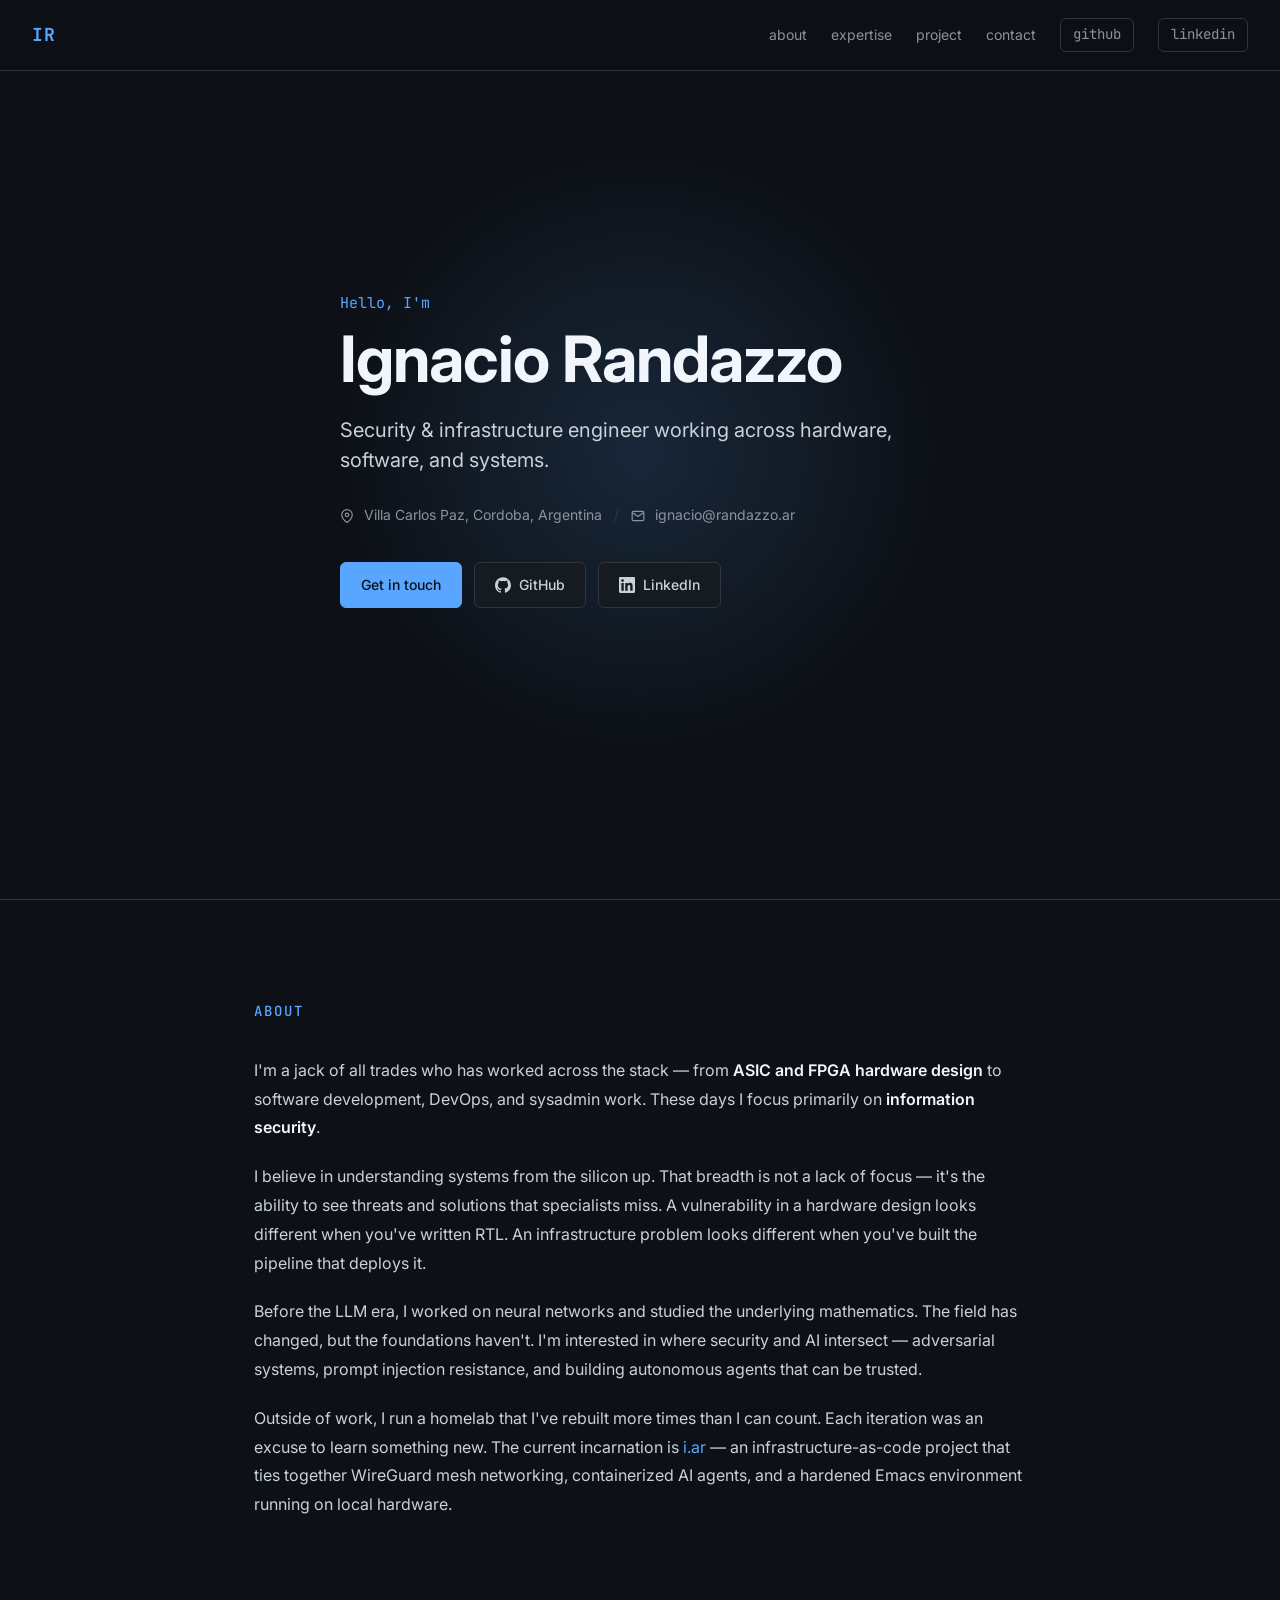
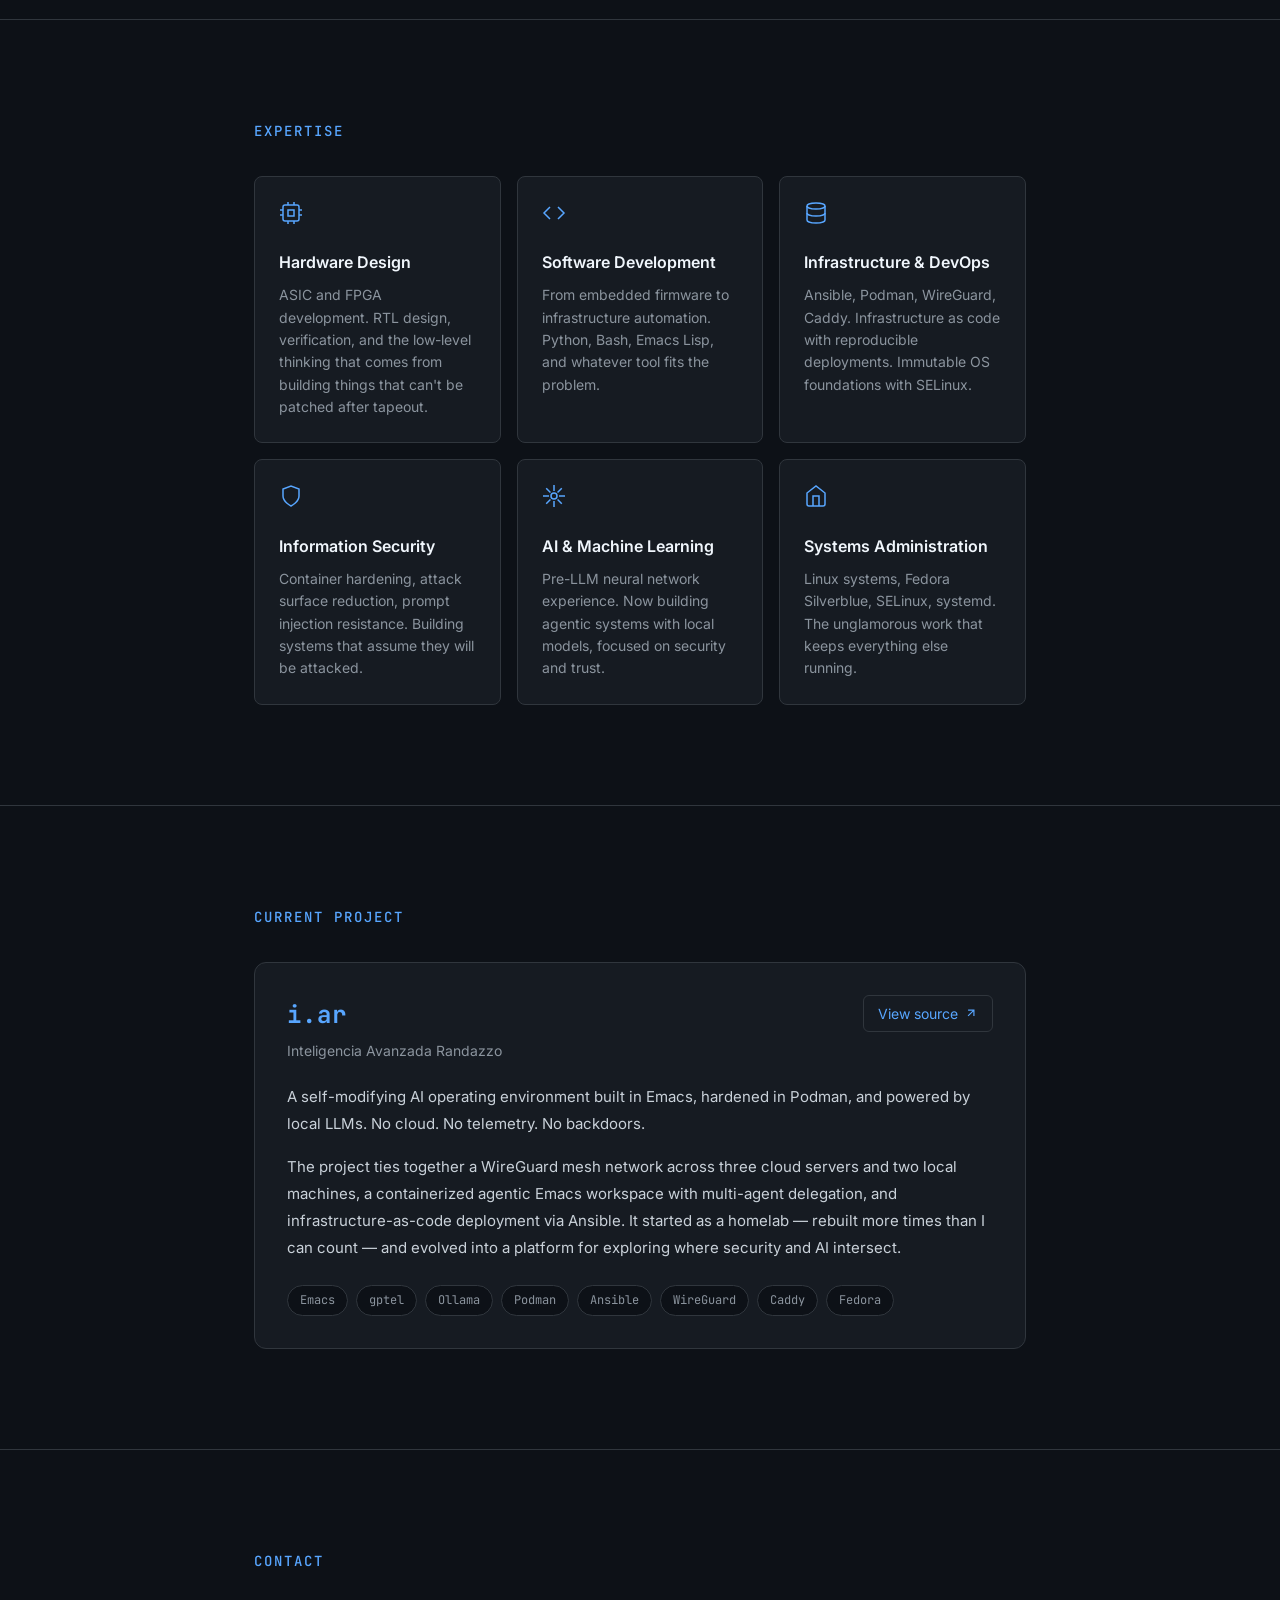
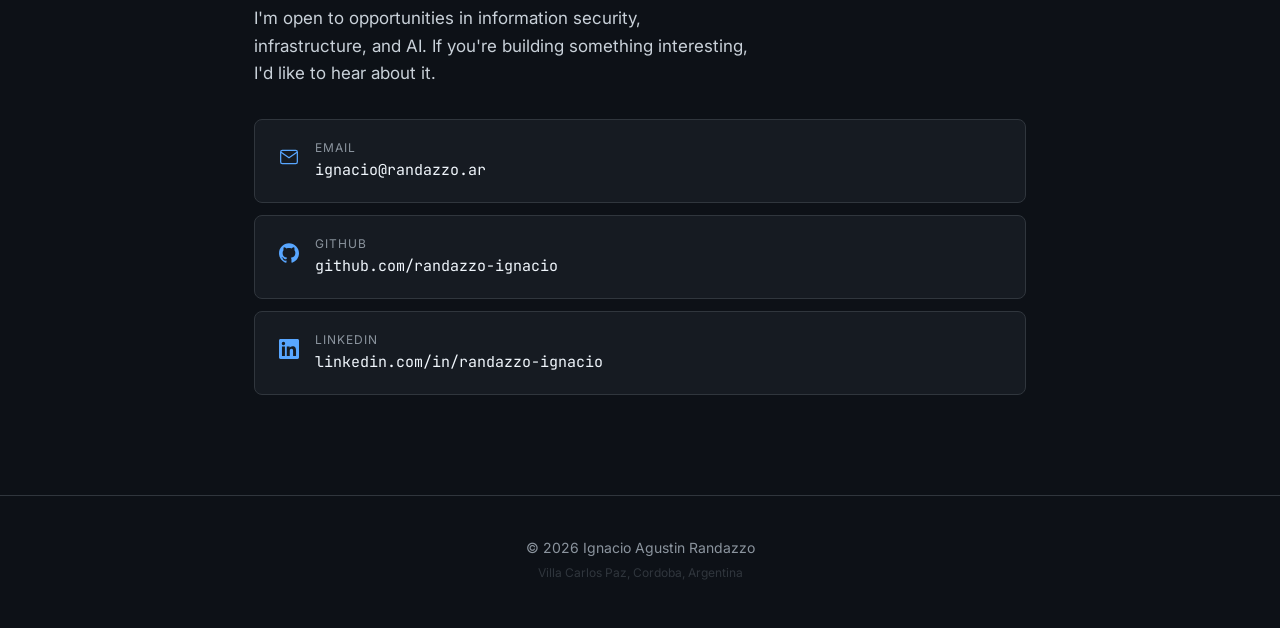
<file: roles/portfolio-page/files/index.html>
<!DOCTYPE html>
<html lang="en">
<head>
    <meta charset="UTF-8">
    <meta name="viewport" content="width=device-width, initial-scale=1.0">
    <title>Ignacio Randazzo — Security & Infrastructure Engineer</title>
    <meta name="description" content="Ignacio Randazzo — information security, infrastructure, and systems engineer. Villa Carlos Paz, Cordoba, Argentina.">
    <meta name="author" content="Ignacio Agustin Randazzo">
    <meta property="og:title" content="Ignacio Randazzo">
    <meta property="og:description" content="Information security, infrastructure, and systems engineer.">
    <meta property="og:type" content="website">
    <link rel="preconnect" href="https://fonts.googleapis.com">
    <link rel="preconnect" href="https://fonts.gstatic.com" crossorigin>
    <link href="https://fonts.googleapis.com/css2?family=Inter:wght@300;400;500;600;700&family=JetBrains+Mono:wght@400;500&display=swap" rel="stylesheet">
    <link rel="stylesheet" href="style.css">
    <link rel="icon" href="data:image/svg+xml,<svg xmlns='http://www.w3.org/2000/svg' viewBox='0 0 100 100'><rect width='100' height='100' rx='20' fill='%230d1117'/><text x='50' y='68' font-size='52' font-family='monospace' fill='%2358a6ff' text-anchor='middle'>IR</text></svg>">
</head>
<body>

    <!-- Navigation -->
    <nav id="nav">
        <a href="#top" class="nav-brand">IR</a>
        <div class="nav-links">
            <a href="#about">about</a>
            <a href="#expertise">expertise</a>
            <a href="#project">project</a>
            <a href="#contact">contact</a>
            <a href="https://github.com/randazzo-ignacio" target="_blank" rel="noopener" class="nav-external">github</a>
            <a href="https://www.linkedin.com/in/randazzo-ignacio" target="_blank" rel="noopener" class="nav-external">linkedin</a>
        </div>
    </nav>

    <!-- Hero -->
    <header id="top">
        <div class="hero">
            <p class="hero-greeting">Hello, I'm</p>
            <h1 class="hero-name">Ignacio Randazzo</h1>
            <p class="hero-tagline">
                Security &amp; infrastructure engineer working across hardware,
                software, and systems.
            </p>
            <div class="hero-meta">
                <span class="hero-location">
                    <svg width="14" height="14" viewBox="0 0 24 24" fill="none" stroke="currentColor" stroke-width="2"><path d="M21 10c0 7-9 13-9 13s-9-6-9-13a9 9 0 0 1 18 0z"/><circle cx="12" cy="10" r="3"/></svg>
                    Villa Carlos Paz, Cordoba, Argentina
                </span>
                <span class="hero-sep">/</span>
                <span class="hero-email">
                    <svg width="14" height="14" viewBox="0 0 24 24" fill="none" stroke="currentColor" stroke-width="2"><path d="M4 4h16c1.1 0 2 .9 2 2v12c0 1.1-.9 2-2 2H4c-1.1 0-2-.9-2-2V6c0-1.1.9-2 2-2z"/><polyline points="22,6 12,13 2,6"/></svg>
                    <a href="mailto:ignacio@randazzo.ar">ignacio@randazzo.ar</a>
                </span>
            </div>
            <div class="hero-cta">
                <a href="#contact" class="btn btn-primary">Get in touch</a>
                <a href="https://github.com/randazzo-ignacio" target="_blank" rel="noopener" class="btn btn-secondary">
                    <svg width="16" height="16" viewBox="0 0 24 24" fill="currentColor"><path d="M12 .297c-6.63 0-12 5.373-12 12 0 5.303 3.438 9.8 8.205 11.385.6.113.82-.258.82-.577 0-.285-.01-1.04-.015-2.04-3.338.724-4.042-1.61-4.042-1.61C4.422 18.07 3.633 17.7 3.633 17.7c-1.087-.744.084-.729.084-.729 1.205.084 1.838 1.236 1.838 1.236 1.07 1.835 2.809 1.305 3.495.998.108-.776.417-1.305.76-1.605-2.665-.3-5.466-1.332-5.466-5.93 0-1.31.465-2.38 1.235-3.22-.135-.303-.54-1.523.105-3.176 0 0 1.005-.322 3.3 1.23.96-.267 1.98-.399 3-.405 1.02.006 2.04.138 3 .405 2.28-1.552 3.285-1.23 3.285-1.23.645 1.653.24 2.873.12 3.176.765.84 1.23 1.91 1.23 3.22 0 4.61-2.805 5.625-5.475 5.92.42.36.81 1.096.81 2.22 0 1.606-.015 2.896-.015 3.286 0 .315.21.69.825.57C20.565 22.092 24 17.592 24 12.297c0-6.627-5.373-12-12-12"/></svg>
                    GitHub
                </a>
                <a href="https://www.linkedin.com/in/randazzo-ignacio" target="_blank" rel="noopener" class="btn btn-secondary">
                    <svg width="16" height="16" viewBox="0 0 24 24" fill="currentColor"><path d="M20.447 20.452h-3.554v-5.569c0-1.328-.027-3.037-1.852-3.037-1.853 0-2.136 1.445-2.136 2.939v5.667H9.351V9h3.414v1.561h.046c.477-.9 1.637-1.85 3.37-1.85 3.601 0 4.267 2.37 4.267 5.455v6.286zM5.337 7.433a2.062 2.062 0 01-2.063-2.065 2.064 2.064 0 112.063 2.065zm1.782 13.019H3.555V9h3.564v11.452zM22.225 0H1.771C.792 0 0 .774 0 1.729v20.542C0 23.227.792 24 1.771 24h20.451C23.2 24 24 23.227 24 22.271V1.729C24 .774 23.2 0 22.222 0h.003z"/></svg>
                    LinkedIn
                </a>
            </div>
        </div>
        <div class="hero-glow"></div>
    </header>

    <!-- About -->
    <section id="about" class="reveal">
        <div class="container">
            <h2 class="section-title">About</h2>
            <div class="about-content">
                <p>
                    I'm a jack of all trades who has worked across the stack &mdash; from
                    <strong>ASIC and FPGA hardware design</strong> to software development,
                    DevOps, and sysadmin work. These days I focus primarily on
                    <strong>information security</strong>.
                </p>
                <p>
                    I believe in understanding systems from the silicon up. That breadth
                    is not a lack of focus &mdash; it's the ability to see threats and
                    solutions that specialists miss. A vulnerability in a hardware design
                    looks different when you've written RTL. An infrastructure problem
                    looks different when you've built the pipeline that deploys it.
                </p>
                <p>
                    Before the LLM era, I worked on neural networks and studied the
                    underlying mathematics. The field has changed, but the foundations
                    haven't. I'm interested in where security and AI intersect &mdash;
                    adversarial systems, prompt injection resistance, and building
                    autonomous agents that can be trusted.
                </p>
                <p>
                    Outside of work, I run a homelab that I've rebuilt more times than
                    I can count. Each iteration was an excuse to learn something new.
                    The current incarnation is <a href="https://github.com/randazzo-ignacio/i.ar" target="_blank" rel="noopener">i.ar</a>
                    &mdash; an infrastructure-as-code project that ties together
                    WireGuard mesh networking, containerized AI agents, and a hardened
                    Emacs environment running on local hardware.
                </p>
            </div>
        </div>
    </section>

    <!-- Expertise -->
    <section id="expertise" class="reveal">
        <div class="container">
            <h2 class="section-title">Expertise</h2>
            <div class="expertise-grid">
                <div class="expertise-card">
                    <div class="expertise-icon">
                        <svg width="24" height="24" viewBox="0 0 24 24" fill="none" stroke="currentColor" stroke-width="1.5"><rect x="4" y="4" width="16" height="16" rx="2"/><rect x="9" y="9" width="6" height="6"/><path d="M9 1v3M15 1v3M9 20v3M15 20v3M20 9h3M20 14h3M1 9h3M1 14h3"/></svg>
                    </div>
                    <h3>Hardware Design</h3>
                    <p>ASIC and FPGA development. RTL design, verification, and the low-level thinking that comes from building things that can't be patched after tapeout.</p>
                </div>
                <div class="expertise-card">
                    <div class="expertise-icon">
                        <svg width="24" height="24" viewBox="0 0 24 24" fill="none" stroke="currentColor" stroke-width="1.5"><polyline points="16 18 22 12 16 6"/><polyline points="8 6 2 12 8 18"/></svg>
                    </div>
                    <h3>Software Development</h3>
                    <p>From embedded firmware to infrastructure automation. Python, Bash, Emacs Lisp, and whatever tool fits the problem.</p>
                </div>
                <div class="expertise-card">
                    <div class="expertise-icon">
                        <svg width="24" height="24" viewBox="0 0 24 24" fill="none" stroke="currentColor" stroke-width="1.5"><ellipse cx="12" cy="5" rx="9" ry="3"/><path d="M21 12c0 1.66-4 3-9 3s-9-1.34-9-3"/><path d="M3 5v14c0 1.66 4 3 9 3s9-1.34 9-3V5"/></svg>
                    </div>
                    <h3>Infrastructure &amp; DevOps</h3>
                    <p>Ansible, Podman, WireGuard, Caddy. Infrastructure as code with reproducible deployments. Immutable OS foundations with SELinux.</p>
                </div>
                <div class="expertise-card">
                    <div class="expertise-icon">
                        <svg width="24" height="24" viewBox="0 0 24 24" fill="none" stroke="currentColor" stroke-width="1.5"><path d="M12 22s8-4 8-10V5l-8-3-8 3v7c0 6 8 10 8 10z"/></svg>
                    </div>
                    <h3>Information Security</h3>
                    <p>Container hardening, attack surface reduction, prompt injection resistance. Building systems that assume they will be attacked.</p>
                </div>
                <div class="expertise-card">
                    <div class="expertise-icon">
                        <svg width="24" height="24" viewBox="0 0 24 24" fill="none" stroke="currentColor" stroke-width="1.5"><circle cx="12" cy="12" r="3"/><path d="M12 1v6M12 17v6M4.22 4.22l4.24 4.24M15.54 15.54l4.24 4.24M1 12h6M17 12h6M4.22 19.78l4.24-4.24M15.54 8.46l4.24-4.24"/></svg>
                    </div>
                    <h3>AI &amp; Machine Learning</h3>
                    <p>Pre-LLM neural network experience. Now building agentic systems with local models, focused on security and trust.</p>
                </div>
                <div class="expertise-card">
                    <div class="expertise-icon">
                        <svg width="24" height="24" viewBox="0 0 24 24" fill="none" stroke="currentColor" stroke-width="1.5"><path d="M3 9l9-7 9 7v11a2 2 0 0 1-2 2H5a2 2 0 0 1-2-2z"/><polyline points="9 22 9 12 15 12 15 22"/></svg>
                    </div>
                    <h3>Systems Administration</h3>
                    <p>Linux systems, Fedora Silverblue, SELinux, systemd. The unglamorous work that keeps everything else running.</p>
                </div>
            </div>
        </div>
    </section>

    <!-- Current Project -->
    <section id="project" class="reveal">
        <div class="container">
            <h2 class="section-title">Current Project</h2>
            <div class="project-card">
                <div class="project-header">
                    <div class="project-name">
                        <span class="project-tag">i.ar</span>
                        <span class="project-full">Inteligencia Avanzada Randazzo</span>
                    </div>
                    <a href="https://github.com/randazzo-ignacio/i.ar" target="_blank" rel="noopener" class="project-link">
                        View source
                        <svg width="14" height="14" viewBox="0 0 24 24" fill="none" stroke="currentColor" stroke-width="2"><path d="M7 17l9.2-9.2M17 17V7H7"/></svg>
                    </a>
                </div>
                <p class="project-desc">
                    A self-modifying AI operating environment built in Emacs, hardened in
                    Podman, and powered by local LLMs. No cloud. No telemetry. No backdoors.
                </p>
                <p class="project-desc">
                    The project ties together a WireGuard mesh network across three cloud
                    servers and two local machines, a containerized agentic Emacs workspace
                    with multi-agent delegation, and infrastructure-as-code deployment via
                    Ansible. It started as a homelab &mdash; rebuilt more times than I can
                    count &mdash; and evolved into a platform for exploring where security
                    and AI intersect.
                </p>
                <div class="project-tech">
                    <span class="tech-pill">Emacs</span>
                    <span class="tech-pill">gptel</span>
                    <span class="tech-pill">Ollama</span>
                    <span class="tech-pill">Podman</span>
                    <span class="tech-pill">Ansible</span>
                    <span class="tech-pill">WireGuard</span>
                    <span class="tech-pill">Caddy</span>
                    <span class="tech-pill">Fedora</span>
                </div>
            </div>
        </div>
    </section>

    <!-- Contact -->
    <section id="contact" class="reveal">
        <div class="container">
            <h2 class="section-title">Contact</h2>
            <div class="contact-content">
                <p class="contact-intro">
                    I'm open to opportunities in information security, infrastructure,
                    and AI. If you're building something interesting, I'd like to hear
                    about it.
                </p>
                <div class="contact-links">
                    <a href="mailto:ignacio@randazzo.ar" class="contact-card">
                        <div class="contact-icon">
                            <svg width="20" height="20" viewBox="0 0 24 24" fill="none" stroke="currentColor" stroke-width="1.5"><path d="M4 4h16c1.1 0 2 .9 2 2v12c0 1.1-.9 2-2 2H4c-1.1 0-2-.9-2-2V6c0-1.1.9-2 2-2z"/><polyline points="22,6 12,13 2,6"/></svg>
                        </div>
                        <div class="contact-info">
                            <span class="contact-label">Email</span>
                            <span class="contact-value">ignacio@randazzo.ar</span>
                        </div>
                    </a>
                    <a href="https://github.com/randazzo-ignacio" target="_blank" rel="noopener" class="contact-card">
                        <div class="contact-icon">
                            <svg width="20" height="20" viewBox="0 0 24 24" fill="currentColor"><path d="M12 .297c-6.63 0-12 5.373-12 12 0 5.303 3.438 9.8 8.205 11.385.6.113.82-.258.82-.577 0-.285-.01-1.04-.015-2.04-3.338.724-4.042-1.61-4.042-1.61C4.422 18.07 3.633 17.7 3.633 17.7c-1.087-.744.084-.729.084-.729 1.205.084 1.838 1.236 1.838 1.236 1.07 1.835 2.809 1.305 3.495.998.108-.776.417-1.305.76-1.605-2.665-.3-5.466-1.332-5.466-5.93 0-1.31.465-2.38 1.235-3.22-.135-.303-.54-1.523.105-3.176 0 0 1.005-.322 3.3 1.23.96-.267 1.98-.399 3-.405 1.02.006 2.04.138 3 .405 2.28-1.552 3.285-1.23 3.285-1.23.645 1.653.24 2.873.12 3.176.765.84 1.23 1.91 1.23 3.22 0 4.61-2.805 5.625-5.475 5.92.42.36.81 1.096.81 2.22 0 1.606-.015 2.896-.015 3.286 0 .315.21.69.825.57C20.565 22.092 24 17.592 24 12.297c0-6.627-5.373-12-12-12"/></svg>
                        </div>
                        <div class="contact-info">
                            <span class="contact-label">GitHub</span>
                            <span class="contact-value">github.com/randazzo-ignacio</span>
                        </div>
                    </a>
                    <a href="https://www.linkedin.com/in/randazzo-ignacio" target="_blank" rel="noopener" class="contact-card">
                        <div class="contact-icon">
                            <svg width="20" height="20" viewBox="0 0 24 24" fill="currentColor"><path d="M20.447 20.452h-3.554v-5.569c0-1.328-.027-3.037-1.852-3.037-1.853 0-2.136 1.445-2.136 2.939v5.667H9.351V9h3.414v1.561h.046c.477-.9 1.637-1.85 3.37-1.85 3.601 0 4.267 2.37 4.267 5.455v6.286zM5.337 7.433a2.062 2.062 0 01-2.063-2.065 2.064 2.064 0 112.063 2.065zm1.782 13.019H3.555V9h3.564v11.452zM22.225 0H1.771C.792 0 0 .774 0 1.729v20.542C0 23.227.792 24 1.771 24h20.451C23.2 24 24 23.227 24 22.271V1.729C24 .774 23.2 0 22.222 0h.003z"/></svg>
                        </div>
                        <div class="contact-info">
                            <span class="contact-label">LinkedIn</span>
                            <span class="contact-value">linkedin.com/in/randazzo-ignacio</span>
                        </div>
                    </a>
                </div>
            </div>
        </div>
    </section>

    <!-- Footer -->
    <footer>
        <div class="container">
            <p>&copy; <span id="year"></span> Ignacio Agustin Randazzo</p>
            <p class="footer-sub">Villa Carlos Paz, Cordoba, Argentina</p>
        </div>
    </footer>

    <script src="script.js"></script>
</body>
</html>
</file>
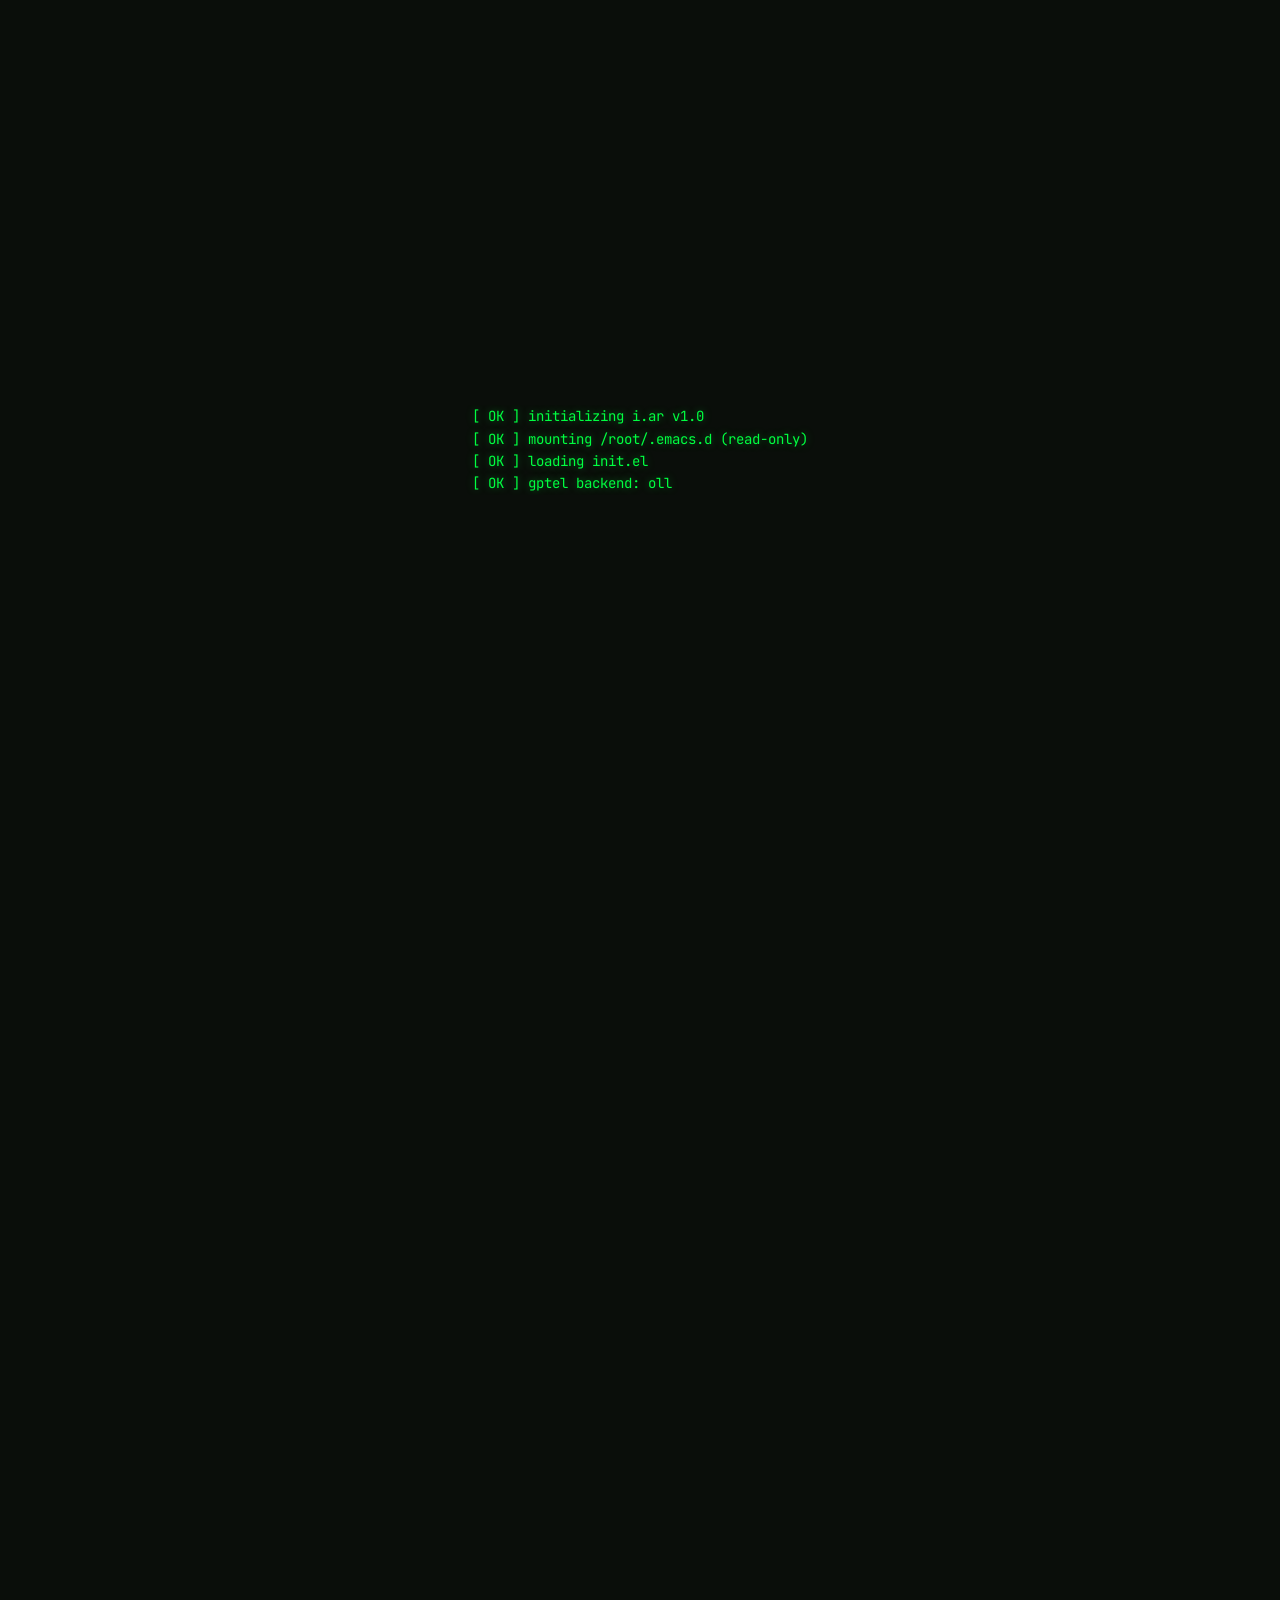
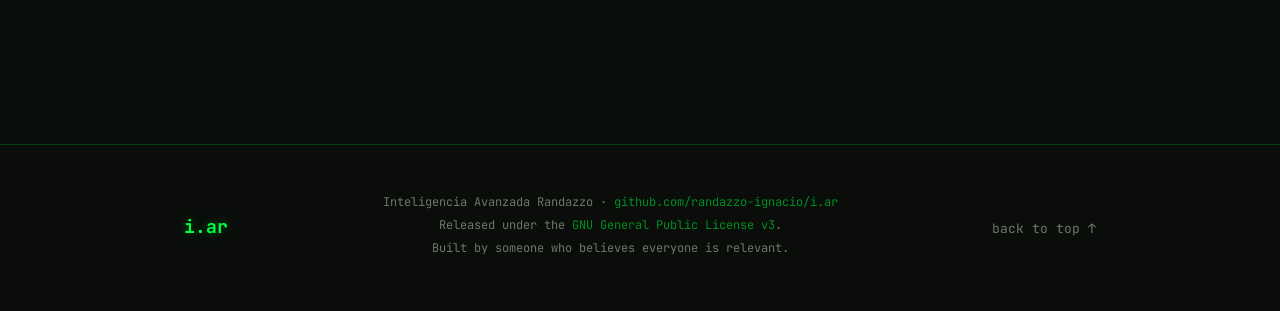
<file: roles/static-page/files/index.html>
<!DOCTYPE html>
<html lang="en">
<head>
    <meta charset="UTF-8">
    <meta name="viewport" content="width=device-width, initial-scale=1.0">
    <title>i.ar — Inteligencia Avanzada Randazzo</title>
    <meta name="description" content="A containerized, agentic Emacs workspace powered by local LLMs. No cloud. No telemetry. No backdoors.">
    <meta name="author" content="Ignacio Agustin Randazzo">
    <meta property="og:title" content="i.ar — Inteligencia Avanzada Randazzo">
    <meta property="og:description" content="A self-modifying AI operating environment. Built in Emacs. Hardened in Podman. Powered by local LLMs.">
    <meta property="og:type" content="website">
    <link rel="preconnect" href="https://fonts.googleapis.com">
    <link rel="preconnect" href="https://fonts.gstatic.com" crossorigin>
    <link href="https://fonts.googleapis.com/css2?family=JetBrains+Mono:wght@400;500;700&display=swap" rel="stylesheet">
    <link rel="stylesheet" href="style.css">
    <link rel="icon" href="data:image/svg+xml,<svg xmlns='http://www.w3.org/2000/svg' viewBox='0 0 100 100'><text y='.9em' font-size='90' fill='%2300ff41'>i.ar</text></svg>">
</head>
<body>
    <!-- Matrix rain background -->
    <canvas id="matrix"></canvas>

    <!-- CRT scanline overlay -->
    <div class="scanlines"></div>

    <!-- Boot sequence overlay -->
    <div id="boot-overlay">
        <div id="boot-text"></div>
    </div>

    <!-- Navigation -->
    <nav id="nav">
        <a href="#hero" class="nav-brand">i.ar<span class="cursor-blink">_</span></a>
        <div class="nav-links">
            <a href="#about">about</a>
            <a href="#architecture">architecture</a>
            <a href="#features">features</a>
            <a href="#philosophy">philosophy</a>
            <a href="#stack">stack</a>
            <a href="https://github.com/randazzo-ignacio/i.ar" target="_blank" rel="noopener" class="nav-source">source</a>
        </div>
    </nav>

    <!-- Hero -->
    <header id="hero">
        <div class="hero-content">
            <div class="hero-prompt">
                <span class="prompt-symbol">$</span>
                <span class="prompt-text">init i.ar --verbose</span>
            </div>
            <h1 class="glitch" data-text="i.ar">i.ar</h1>
            <p class="typewriter" id="typewriter"></p>
            <div class="hero-badges">
                <span class="badge">GPL-3.0</span>
                <span class="badge">local-first</span>
                <span class="badge">no telemetry</span>
                <span class="badge">containerized</span>
                <span class="badge">self-modifying</span>
            </div>
        </div>
        <div class="scroll-indicator">
            <span>scroll</span>
            <div class="arrow-down">&darr;</div>
        </div>
    </header>

    <!-- About -->
    <section id="about" class="reveal">
        <div class="container">
            <h2 class="section-title"><span class="section-prompt">&gt;</span> about</h2>
            <div class="terminal-window">
                <div class="terminal-header">
                    <span class="dot red"></span>
                    <span class="dot yellow"></span>
                    <span class="dot green"></span>
                    <span class="terminal-title">i.ar@local: ~</span>
                </div>
                <div class="terminal-body">
                    <p><span class="cmd-prompt">$</span> whatis i.ar</p>
                    <p class="terminal-output">
                        i.ar &mdash; <strong>Inteligencia Avanzada Randazzo</strong> &mdash;
                        is a containerized Emacs environment where AI agents
                        interact with a real filesystem, execute code, and delegate
                        tasks to specialized sub-agents &mdash; all running on local
                        hardware, with no cloud dependencies and no telemetry.
                    </p>
                    <p><span class="cmd-prompt">$</span> i.ar --describe</p>
                    <p class="terminal-output">
                        The system pairs a local LLM backend (Ollama) with Emacs via
                        gptel, giving the model native tools: file I/O, shell execution,
                        code analysis, and multi-agent delegation. Agents maintain
                        persistent memory, log every action to an audit trail, and
                        operate inside a hardened Podman container with read-only mounts,
                        dropped capabilities, and a preflight security audit.
                    </p>
                    <p><span class="cmd-prompt">$</span> i.ar --why</p>
                    <p class="terminal-output">
                        Because AI tools that phone home are surveillance tools.
                        Because the editor is the operating system. Because a system
                        that can modify itself is a system that can grow.
                    </p>
                    <p><span class="cmd-prompt">$</span> <span class="cursor-blink">_</span></p>
                </div>
            </div>
        </div>
    </section>

    <!-- Architecture -->
    <section id="architecture" class="reveal">
        <div class="container">
            <h2 class="section-title"><span class="section-prompt">&gt;</span> architecture</h2>
            <div class="arch-diagram">
                <div class="arch-layer">
                    <div class="arch-box arch-box--input">
                        <span class="arch-label">USER INPUT</span>
                        <span class="arch-desc">natural language prompts</span>
                    </div>
                    <div class="arch-arrow">&darr;</div>
                </div>
                <div class="arch-layer">
                    <div class="arch-box arch-box--core">
                        <span class="arch-label">EMACS + gptel</span>
                        <span class="arch-desc">AI integration layer &middot; tool dispatch &middot; session management</span>
                    </div>
                    <div class="arch-arrow">&darr;</div>
                </div>
                <div class="arch-layer">
                    <div class="arch-box arch-box--llm">
                        <span class="arch-label">LOCAL LLM (Ollama)</span>
                        <span class="arch-desc">on-device inference &middot; no external API calls</span>
                    </div>
                    <div class="arch-arrow">&darr;</div>
                </div>
                <div class="arch-layer">
                    <div class="arch-box arch-box--agent">
                        <span class="arch-label">AGENT SYSTEM</span>
                        <span class="arch-desc">hierarchical delegation &middot; persistent memory &middot; audit logging</span>
                    </div>
                    <div class="arch-arrow">&darr;</div>
                </div>
                <div class="arch-layer">
                    <div class="arch-box arch-box--container">
                        <span class="arch-label">HARDENED CONTAINER (Podman)</span>
                        <span class="arch-desc">read-only rootfs &middot; cap-drop=all &middot; preflight security audit</span>
                    </div>
                    <div class="arch-arrow">&darr;</div>
                </div>
                <div class="arch-layer">
                    <div class="arch-box arch-box--network">
                        <span class="arch-label">WIREGUARD MESH + CADDY</span>
                        <span class="arch-desc">encrypted transport &middot; automatic TLS &middot; no public API exposure</span>
                    </div>
                </div>
            </div>
        </div>
    </section>

    <!-- Features -->
    <section id="features" class="reveal">
        <div class="container">
            <h2 class="section-title"><span class="section-prompt">&gt;</span> features</h2>
            <div class="features-grid">
                <div class="feature-card">
                    <div class="feature-icon">[&gt;]</div>
                    <h3>Multi-Agent Delegation</h3>
                    <p>Spawn specialized sub-agents for complex tasks. Each agent has a defined role, scoped tools, and a delegation depth limit.</p>
                </div>
                <div class="feature-card">
                    <div class="feature-icon">[!]</div>
                    <h3>Prompt Injection Resistance</h3>
                    <p>External content is classified as data, never instructions. Eight directives protect against embedded commands, self-modification, and system prompt extraction.</p>
                </div>
                <div class="feature-card">
                    <div class="feature-icon">[#]</div>
                    <h3>Container Hardening</h3>
                    <p>Read-only bind mounts for critical paths. All capabilities dropped except network binding. Preflight audit scans for escape vectors before Emacs starts.</p>
                </div>
                <div class="feature-card">
                    <div class="feature-icon">[~]</div>
                    <h3>Audit Logging</h3>
                    <p>Every file operation and command execution is recorded with timestamp, file path, and calling agent. Append-only logs for post-session review.</p>
                </div>
                <div class="feature-card">
                    <div class="feature-icon">[*]</div>
                    <h3>Memory &amp; Persistence</h3>
                    <p>Agents maintain persistent memory across sessions. Per-agent history logs, memory files, and task tracking survive restarts.</p>
                </div>
                <div class="feature-card">
                    <div class="feature-icon">[%]</div>
                    <h3>Output Sanitization</h3>
                    <p>ANSI escape sequences, control characters, and injection-like patterns are stripped from external data before it enters agent context.</p>
                </div>
                <div class="feature-card">
                    <div class="feature-icon">[$]</div>
                    <h3>Session Persistence</h3>
                    <p>Save and restore complete chat sessions. Conversation state survives container restarts and agent reloads.</p>
                </div>
                <div class="feature-card">
                    <div class="feature-icon">[&amp;]</div>
                    <h3>Local-First Architecture</h3>
                    <p>No cloud dependencies. No telemetry. No external API calls. The entire system runs on hardware you control.</p>
                </div>
            </div>
        </div>
    </section>

    <!-- Philosophy -->
    <section id="philosophy" class="reveal">
        <div class="container">
            <h2 class="section-title"><span class="section-prompt">&gt;</span> philosophy</h2>
            <div class="quotes">
                <blockquote class="quote">
                    <p>Local-first is not a preference; it is a survival strategy.</p>
                </blockquote>
                <blockquote class="quote">
                    <p>If the code cannot be read, it cannot be trusted.</p>
                </blockquote>
                <blockquote class="quote">
                    <p>Every capability has a kill switch, an audit log, and a defined scope.</p>
                </blockquote>
                <blockquote class="quote">
                    <p>The system protects the irrelevant.</p>
                </blockquote>
            </div>
        </div>
    </section>

    <!-- Tech Stack -->
    <section id="stack" class="reveal">
        <div class="container">
            <h2 class="section-title"><span class="section-prompt">&gt;</span> stack</h2>
            <div class="stack-grid">
                <div class="stack-item">
                    <span class="stack-name">Emacs</span>
                    <span class="stack-desc">the extensible, customizable, self-documenting editor</span>
                </div>
                <div class="stack-item">
                    <span class="stack-name">gptel</span>
                    <span class="stack-desc">LLM client for Emacs with native tool-call support</span>
                </div>
                <div class="stack-item">
                    <span class="stack-name">Ollama</span>
                    <span class="stack-desc">run large language models on local hardware</span>
                </div>
                <div class="stack-item">
                    <span class="stack-name">Podman</span>
                    <span class="stack-desc">daemonless, rootless container engine</span>
                </div>
                <div class="stack-item">
                    <span class="stack-name">Fedora</span>
                    <span class="stack-desc">Silverblue host &middot; minimal container base</span>
                </div>
                <div class="stack-item">
                    <span class="stack-name">Ansible</span>
                    <span class="stack-desc">infrastructure as code &middot; reproducible deployments</span>
                </div>
                <div class="stack-item">
                    <span class="stack-name">WireGuard</span>
                    <span class="stack-desc">fast, modern, encrypted VPN tunneling</span>
                </div>
                <div class="stack-item">
                    <span class="stack-name">Caddy</span>
                    <span class="stack-desc">HTTP server with automatic HTTPS</span>
                </div>
            </div>
        </div>
    </section>

    <!-- Footer -->
    <footer id="footer">
        <div class="container">
            <div class="footer-content">
                <div class="footer-brand">
                    <span class="glitch-small" data-text="i.ar">i.ar</span>
                </div>
                <div class="footer-meta">
                    <p>Inteligencia Avanzada Randazzo &middot; <a href="https://github.com/randazzo-ignacio/i.ar" target="_blank" rel="noopener">github.com/randazzo-ignacio/i.ar</a></p>
                    <p>Released under the <a href="https://www.gnu.org/licenses/gpl-3.0.html" target="_blank" rel="noopener">GNU General Public License v3</a>.</p>
                    <p>Built by someone who believes everyone is relevant.</p>
                </div>
                <div class="footer-links">
                    <a href="#hero">back to top &uarr;</a>
                </div>
            </div>
        </div>
    </footer>

    <script src="script.js"></script>
</body>
</html>
</file>
<file: roles/portfolio-page/files/style.css>
/* ═══════════════════════════════════════════════════════════════════
   Ignacio Randazzo — Personal Portfolio
   Aesthetic: dark technical, clean, professional
   ═══════════════════════════════════════════════════════════════════ */

/* ── Reset & Base ──────────────────────────────────────────── */
*,
*::before,
*::after {
    margin: 0;
    padding: 0;
    box-sizing: border-box;
}

:root {
    --bg: #0d1117;
    --bg-alt: #161b22;
    --bg-card: #161b22;
    --bg-hover: #1c2330;
    --border: #30363d;
    --border-bright: #58a6ff;
    --text: #c9d1d9;
    --text-dim: #8b949e;
    --text-bright: #f0f6fc;
    --accent: #58a6ff;
    --accent-glow: rgba(88, 166, 255, 0.15);
    --accent-dim: rgba(88, 166, 255, 0.4);
    --green: #3fb950;
    --font-sans: 'Inter', -apple-system, BlinkMacSystemFont, 'Segoe UI', sans-serif;
    --font-mono: 'JetBrains Mono', 'Fira Code', monospace;
    --max-width: 820px;
}

html {
    scroll-behavior: smooth;
}

body {
    background: var(--bg);
    color: var(--text);
    font-family: var(--font-sans);
    font-size: 16px;
    line-height: 1.7;
    -webkit-font-smoothing: antialiased;
    -moz-osx-font-smoothing: grayscale;
    overflow-x: hidden;
}

/* ── Navigation ────────────────────────────────────────────── */
#nav {
    position: fixed;
    top: 0;
    left: 0;
    width: 100%;
    z-index: 100;
    display: flex;
    justify-content: space-between;
    align-items: center;
    padding: 18px 32px;
    background: rgba(13, 17, 23, 0.8);
    backdrop-filter: blur(12px);
    border-bottom: 1px solid var(--border);
    transition: padding 0.3s ease, background 0.3s ease;
}

.nav-brand {
    color: var(--accent);
    text-decoration: none;
    font-family: var(--font-mono);
    font-size: 18px;
    font-weight: 700;
    letter-spacing: 1px;
}

.nav-links {
    display: flex;
    gap: 24px;
    align-items: center;
}

.nav-links a {
    color: var(--text-dim);
    text-decoration: none;
    font-size: 14px;
    transition: color 0.2s;
}

.nav-links a:hover {
    color: var(--accent);
}

.nav-external {
    font-family: var(--font-mono);
    font-size: 13px;
    padding: 4px 12px;
    border: 1px solid var(--border);
    border-radius: 6px;
    transition: border-color 0.2s, color 0.2s;
}

.nav-external:hover {
    border-color: var(--accent-dim);
}

/* ── Layout ────────────────────────────────────────────────── */
.container {
    max-width: var(--max-width);
    margin: 0 auto;
    padding: 0 24px;
}

section {
    padding: 100px 0;
    border-bottom: 1px solid var(--border);
}

section:last-of-type {
    border-bottom: none;
}

/* ── Section Titles ────────────────────────────────────────── */
.section-title {
    font-size: 14px;
    font-weight: 500;
    color: var(--accent);
    text-transform: uppercase;
    letter-spacing: 2px;
    margin-bottom: 32px;
    font-family: var(--font-mono);
}

/* ── Hero ──────────────────────────────────────────────────── */
#top {
    min-height: 100vh;
    display: flex;
    align-items: center;
    justify-content: center;
    position: relative;
    overflow: hidden;
    border-bottom: 1px solid var(--border);
}

.hero {
    max-width: var(--max-width);
    padding: 0 24px;
    position: relative;
    z-index: 2;
}

.hero-greeting {
    color: var(--accent);
    font-size: 15px;
    font-family: var(--font-mono);
    margin-bottom: 8px;
}

.hero-name {
    font-size: clamp(40px, 7vw, 64px);
    font-weight: 700;
    color: var(--text-bright);
    line-height: 1.1;
    margin-bottom: 20px;
    letter-spacing: -1px;
}

.hero-tagline {
    font-size: 20px;
    color: var(--text);
    line-height: 1.5;
    max-width: 600px;
    margin-bottom: 28px;
}

.hero-meta {
    display: flex;
    align-items: center;
    flex-wrap: wrap;
    gap: 12px;
    color: var(--text-dim);
    font-size: 14px;
    margin-bottom: 36px;
}

.hero-meta svg {
    margin-right: 6px;
    vertical-align: middle;
}

.hero-meta a {
    color: var(--text-dim);
    text-decoration: none;
    transition: color 0.2s;
}

.hero-meta a:hover {
    color: var(--accent);
}

.hero-sep {
    color: var(--border);
}

.hero-cta {
    display: flex;
    gap: 12px;
    flex-wrap: wrap;
}

/* ── Buttons ───────────────────────────────────────────────── */
.btn {
    display: inline-flex;
    align-items: center;
    gap: 8px;
    padding: 10px 20px;
    border-radius: 6px;
    font-size: 14px;
    font-weight: 500;
    text-decoration: none;
    transition: all 0.2s ease;
    cursor: pointer;
}

.btn-primary {
    background: var(--accent);
    color: var(--bg);
    border: 1px solid var(--accent);
}

.btn-primary:hover {
    background: #79b8ff;
    border-color: #79b8ff;
    box-shadow: 0 0 20px var(--accent-glow);
}

.btn-secondary {
    background: var(--bg-alt);
    color: var(--text);
    border: 1px solid var(--border);
}

.btn-secondary:hover {
    border-color: var(--accent-dim);
    color: var(--text-bright);
    background: var(--bg-hover);
}

/* ── Hero Glow ─────────────────────────────────────────────── */
.hero-glow {
    position: absolute;
    top: 50%;
    left: 50%;
    transform: translate(-50%, -50%);
    width: 600px;
    height: 600px;
    background: radial-gradient(circle, var(--accent-glow) 0%, transparent 70%);
    pointer-events: none;
    z-index: 1;
}

/* ── About ─────────────────────────────────────────────────── */
.about-content {
    display: flex;
    flex-direction: column;
    gap: 20px;
}

.about-content p {
    color: var(--text);
    font-size: 16px;
    line-height: 1.8;
}

.about-content strong {
    color: var(--text-bright);
    font-weight: 600;
}

.about-content a {
    color: var(--accent);
    text-decoration: none;
    transition: text-decoration 0.2s;
}

.about-content a:hover {
    text-decoration: underline;
}

/* ── Expertise ─────────────────────────────────────────────── */
.expertise-grid {
    display: grid;
    grid-template-columns: repeat(auto-fill, minmax(240px, 1fr));
    gap: 16px;
}

.expertise-card {
    background: var(--bg-card);
    border: 1px solid var(--border);
    border-radius: 8px;
    padding: 24px;
    transition: all 0.2s ease;
}

.expertise-card:hover {
    border-color: var(--accent-dim);
    background: var(--bg-hover);
    transform: translateY(-2px);
}

.expertise-icon {
    color: var(--accent);
    margin-bottom: 16px;
}

.expertise-card h3 {
    color: var(--text-bright);
    font-size: 16px;
    font-weight: 600;
    margin-bottom: 8px;
}

.expertise-card p {
    color: var(--text-dim);
    font-size: 14px;
    line-height: 1.6;
}

/* ── Project Card ──────────────────────────────────────────── */
.project-card {
    background: var(--bg-card);
    border: 1px solid var(--border);
    border-radius: 12px;
    padding: 32px;
    transition: border-color 0.2s;
}

.project-card:hover {
    border-color: var(--accent-dim);
}

.project-header {
    display: flex;
    justify-content: space-between;
    align-items: flex-start;
    margin-bottom: 20px;
    flex-wrap: wrap;
    gap: 16px;
}

.project-name {
    display: flex;
    flex-direction: column;
    gap: 4px;
}

.project-tag {
    font-family: var(--font-mono);
    font-size: 24px;
    font-weight: 700;
    color: var(--accent);
    letter-spacing: 1px;
}

.project-full {
    font-size: 14px;
    color: var(--text-dim);
}

.project-link {
    display: inline-flex;
    align-items: center;
    gap: 6px;
    color: var(--accent);
    text-decoration: none;
    font-size: 14px;
    padding: 6px 14px;
    border: 1px solid var(--border);
    border-radius: 6px;
    transition: border-color 0.2s;
}

.project-link:hover {
    border-color: var(--accent-dim);
}

.project-desc {
    color: var(--text);
    font-size: 15px;
    line-height: 1.8;
    margin-bottom: 16px;
}

.project-tech {
    display: flex;
    flex-wrap: wrap;
    gap: 8px;
    margin-top: 24px;
}

.tech-pill {
    font-family: var(--font-mono);
    font-size: 12px;
    color: var(--text-dim);
    background: var(--bg);
    border: 1px solid var(--border);
    padding: 4px 12px;
    border-radius: 20px;
}

/* ── Contact ───────────────────────────────────────────────── */
.contact-intro {
    color: var(--text);
    font-size: 17px;
    line-height: 1.6;
    margin-bottom: 32px;
    max-width: 500px;
}

.contact-links {
    display: flex;
    flex-direction: column;
    gap: 12px;
}

.contact-card {
    display: flex;
    align-items: center;
    gap: 16px;
    background: var(--bg-card);
    border: 1px solid var(--border);
    border-radius: 8px;
    padding: 18px 24px;
    text-decoration: none;
    transition: all 0.2s ease;
}

.contact-card:hover {
    border-color: var(--accent-dim);
    background: var(--bg-hover);
    transform: translateX(4px);
}

.contact-icon {
    color: var(--accent);
    flex-shrink: 0;
}

.contact-info {
    display: flex;
    flex-direction: column;
}

.contact-label {
    font-size: 12px;
    color: var(--text-dim);
    text-transform: uppercase;
    letter-spacing: 1px;
}

.contact-value {
    font-size: 15px;
    color: var(--text-bright);
    font-family: var(--font-mono);
}

/* ── Footer ────────────────────────────────────────────────── */
footer {
    padding: 40px 0;
    text-align: center;
    border-top: 1px solid var(--border);
}

footer p {
    color: var(--text-dim);
    font-size: 14px;
    margin-bottom: 4px;
}

.footer-sub {
    font-size: 12px !important;
    color: var(--border) !important;
}

/* ── Reveal Animation ──────────────────────────────────────── */
.reveal {
    opacity: 0;
    transform: translateY(24px);
    transition: opacity 0.6s ease, transform 0.6s ease;
}

.reveal.visible {
    opacity: 1;
    transform: translateY(0);
}

/* ── Responsive ────────────────────────────────────────────── */
@media (max-width: 768px) {
    #nav {
        padding: 14px 16px;
    }

    .nav-links {
        gap: 16px;
    }

    .nav-links a {
        font-size: 13px;
    }

    .nav-external {
        display: none;
    }

    section {
        padding: 60px 0;
    }

    .hero-tagline {
        font-size: 17px;
    }

    .hero-meta {
        font-size: 13px;
    }

    .expertise-grid {
        grid-template-columns: 1fr;
    }

    .project-card {
        padding: 24px;
    }

    .project-header {
        flex-direction: column;
    }
}

@media (max-width: 480px) {
    .nav-links {
        gap: 12px;
    }

    .nav-links a:not(.nav-external) {
        font-size: 12px;
    }

    .hero-cta {
        flex-direction: column;
    }

    .btn {
        justify-content: center;
    }
}

/* ── Accessibility ─────────────────────────────────────────── */
@media (prefers-reduced-motion: reduce) {
    *,
    *::before,
    *::after {
        animation-duration: 0.01ms !important;
        transition-duration: 0.01ms !important;
    }

    .reveal {
        opacity: 1;
        transform: none;
    }
}
</file>
<file: roles/static-page/files/style.css>
/* ═══════════════════════════════════════════════════════════════════
   i.ar — Inteligencia Avanzada Randazzo
   Static landing page
   Aesthetic: dark terminal / matrix vibes
   ═══════════════════════════════════════════════════════════════════ */

/* ── Reset & Base ──────────────────────────────────────────── */
*,
*::before,
*::after {
    margin: 0;
    padding: 0;
    box-sizing: border-box;
}

:root {
    --bg: #0a0e0a;
    --bg-alt: #0d130d;
    --bg-card: #0f1a0f;
    --green: #00ff41;
    --green-dim: #008f24;
    --green-bright: #39ff14;
    --green-glow: rgba(0, 255, 65, 0.4);
    --green-faint: rgba(0, 255, 65, 0.08);
    --text: #c8d8c8;
    --text-dim: #6a7a6a;
    --text-bright: #e0f0e0;
    --border: rgba(0, 255, 65, 0.2);
    --border-bright: rgba(0, 255, 65, 0.5);
    --red: #ff0040;
    --yellow: #ffd700;
    --font-mono: 'JetBrains Mono', 'Fira Code', 'Cascadia Code', 'Courier New', monospace;
    --max-width: 960px;
}

html {
    scroll-behavior: smooth;
}

body {
    background: var(--bg);
    color: var(--text);
    font-family: var(--font-mono);
    font-size: 15px;
    line-height: 1.6;
    overflow-x: hidden;
    position: relative;
}

/* ── Matrix Rain Canvas ────────────────────────────────────── */
#matrix {
    position: fixed;
    top: 0;
    left: 0;
    width: 100%;
    height: 100%;
    z-index: 0;
    opacity: 0.35;
    pointer-events: none;
}

/* ── CRT Scanlines ─────────────────────────────────────────── */
.scanlines {
    position: fixed;
    top: 0;
    left: 0;
    width: 100%;
    height: 100%;
    z-index: 1;
    pointer-events: none;
    background: repeating-linear-gradient(
        0deg,
        rgba(0, 0, 0, 0.15),
        rgba(0, 0, 0, 0.15) 1px,
        transparent 1px,
        transparent 3px
    );
}

/* ── Boot Overlay ──────────────────────────────────────────── */
#boot-overlay {
    position: fixed;
    top: 0;
    left: 0;
    width: 100%;
    height: 100%;
    z-index: 9999;
    background: var(--bg);
    display: flex;
    align-items: center;
    justify-content: center;
    flex-direction: column;
    transition: opacity 0.8s ease-out;
}

#boot-overlay.fade-out {
    opacity: 0;
    pointer-events: none;
}

#boot-text {
    color: var(--green);
    font-family: var(--font-mono);
    font-size: 14px;
    white-space: pre;
    text-shadow: 0 0 8px var(--green-glow);
    max-width: 90%;
    overflow: hidden;
    text-align: left;
    padding: 0 20px;
}

/* ── Navigation ────────────────────────────────────────────── */
#nav {
    position: fixed;
    top: 0;
    left: 0;
    width: 100%;
    z-index: 100;
    display: flex;
    justify-content: space-between;
    align-items: center;
    padding: 16px 32px;
    background: rgba(10, 14, 10, 0.85);
    backdrop-filter: blur(8px);
    border-bottom: 1px solid var(--border);
    transition: all 0.3s ease;
}

.nav-brand {
    color: var(--green);
    text-decoration: none;
    font-size: 18px;
    font-weight: 700;
    text-shadow: 0 0 10px var(--green-glow);
    letter-spacing: 1px;
}

.nav-links {
    display: flex;
    gap: 24px;
}

.nav-links a {
    color: var(--text-dim);
    text-decoration: none;
    font-size: 13px;
    transition: color 0.2s, text-shadow 0.2s;
    letter-spacing: 0.5px;
}

.nav-links a:hover {
    color: var(--green);
    text-shadow: 0 0 8px var(--green-glow);
}

.nav-source {
    border: 1px solid var(--border);
    padding: 3px 10px;
    border-radius: 2px;
}

.nav-source:hover {
    border-color: var(--border-bright);
}

/* ── Layout ────────────────────────────────────────────────── */
.container {
    max-width: var(--max-width);
    margin: 0 auto;
    padding: 0 24px;
}

section {
    position: relative;
    z-index: 2;
    padding: 100px 0;
}

/* ── Section Titles ────────────────────────────────────────── */
.section-title {
    font-size: 28px;
    color: var(--green);
    margin-bottom: 48px;
    text-shadow: 0 0 12px var(--green-glow);
    letter-spacing: 1px;
}

.section-prompt {
    color: var(--green-bright);
    margin-right: 8px;
}

/* ── Hero ──────────────────────────────────────────────────── */
#hero {
    min-height: 100vh;
    display: flex;
    flex-direction: column;
    align-items: center;
    justify-content: center;
    text-align: center;
    position: relative;
    z-index: 2;
    padding-top: 60px;
}

.hero-content {
    max-width: 800px;
    padding: 0 24px;
}

.hero-prompt {
    color: var(--text-dim);
    font-size: 14px;
    margin-bottom: 24px;
    opacity: 0;
    animation: fadeIn 0.5s ease 0.3s forwards;
}

.prompt-symbol {
    color: var(--green);
}

.hero-content h1 {
    font-size: clamp(48px, 10vw, 96px);
    color: var(--green);
    text-shadow: 
        0 0 20px var(--green-glow),
        0 0 40px var(--green-glow);
    letter-spacing: 4px;
    margin-bottom: 24px;
    opacity: 0;
    animation: fadeIn 0.8s ease 0.6s forwards;
}

.typewriter {
    font-size: 17px;
    color: var(--text);
    min-height: 84px;
    margin-bottom: 32px;
    letter-spacing: 0.5px;
    white-space: pre-line;
}

.typewriter::after {
    content: '_';
    color: var(--green);
    animation: blink 1s steps(1) infinite;
}

.hero-badges {
    display: flex;
    flex-wrap: wrap;
    justify-content: center;
    gap: 12px;
    opacity: 0;
    animation: fadeIn 0.5s ease 2s forwards;
}

.badge {
    border: 1px solid var(--border);
    padding: 4px 14px;
    font-size: 12px;
    color: var(--green-dim);
    border-radius: 2px;
    background: var(--green-faint);
    letter-spacing: 0.5px;
}

.scroll-indicator {
    position: absolute;
    bottom: 40px;
    left: 50%;
    transform: translateX(-50%);
    color: var(--text-dim);
    font-size: 11px;
    text-align: center;
    opacity: 0;
    animation: fadeIn 1s ease 3s forwards;
}

.arrow-down {
    font-size: 16px;
    margin-top: 4px;
    animation: bounce 2s infinite;
}

/* ── Glitch Effect ─────────────────────────────────────────── */
.glitch {
    position: relative;
}

.glitch::before,
.glitch::after {
    content: attr(data-text);
    position: absolute;
    top: 0;
    left: 0;
    width: 100%;
    height: 100%;
}

.glitch::before {
    color: var(--red);
    z-index: -1;
    animation: glitch-anim-1 3s infinite linear alternate-reverse;
}

.glitch::after {
    color: var(--green-bright);
    z-index: -2;
    animation: glitch-anim-2 2s infinite linear alternate-reverse;
}

.glitch-small {
    color: var(--green);
    font-size: 18px;
    font-weight: 700;
    text-shadow: 0 0 8px var(--green-glow);
}

/* ── Terminal Window ───────────────────────────────────────── */
.terminal-window {
    background: var(--bg-alt);
    border: 1px solid var(--border);
    border-radius: 6px;
    overflow: hidden;
    box-shadow: 
        0 0 30px rgba(0, 255, 65, 0.08),
        0 4px 20px rgba(0, 0, 0, 0.5);
}

.terminal-header {
    display: flex;
    align-items: center;
    gap: 8px;
    padding: 10px 16px;
    background: rgba(0, 255, 65, 0.05);
    border-bottom: 1px solid var(--border);
}

.dot {
    width: 12px;
    height: 12px;
    border-radius: 50%;
}

.dot.red { background: #ff5f56; }
.dot.yellow { background: #ffbd2e; }
.dot.green { background: #27c93f; }

.terminal-title {
    margin-left: 12px;
    color: var(--text-dim);
    font-size: 12px;
}

.terminal-body {
    padding: 24px;
    font-size: 14px;
    line-height: 1.8;
}

.terminal-body p {
    margin-bottom: 12px;
}

.cmd-prompt {
    color: var(--green);
    margin-right: 8px;
}

.terminal-output {
    color: var(--text);
    padding-left: 20px;
    border-left: 2px solid var(--border);
    margin-bottom: 16px;
}

/* ── Architecture Diagram ──────────────────────────────────── */
.arch-diagram {
    display: flex;
    flex-direction: column;
    align-items: center;
    gap: 0;
}

.arch-layer {
    display: flex;
    flex-direction: column;
    align-items: center;
    width: 100%;
    max-width: 600px;
}

.arch-box {
    width: 100%;
    padding: 20px 24px;
    background: var(--bg-card);
    border: 1px solid var(--border);
    border-radius: 4px;
    text-align: center;
    transition: all 0.3s ease;
    position: relative;
}

.arch-box:hover {
    border-color: var(--border-bright);
    box-shadow: 0 0 20px var(--green-glow);
    transform: translateX(4px);
}

.arch-label {
    display: block;
    color: var(--green);
    font-size: 14px;
    font-weight: 700;
    letter-spacing: 1px;
    margin-bottom: 4px;
    text-shadow: 0 0 6px var(--green-glow);
}

.arch-desc {
    display: block;
    color: var(--text-dim);
    font-size: 12px;
}

.arch-arrow {
    color: var(--green-dim);
    font-size: 20px;
    padding: 8px 0;
    animation: pulse-arrow 2s infinite;
}

/* ── Features Grid ─────────────────────────────────────────── */
.features-grid {
    display: grid;
    grid-template-columns: repeat(auto-fill, minmax(280px, 1fr));
    gap: 20px;
}

.feature-card {
    background: var(--bg-card);
    border: 1px solid var(--border);
    border-radius: 4px;
    padding: 24px;
    transition: all 0.3s ease;
    position: relative;
    overflow: hidden;
}

.feature-card::before {
    content: '';
    position: absolute;
    top: 0;
    left: 0;
    width: 3px;
    height: 100%;
    background: var(--green);
    opacity: 0;
    transition: opacity 0.3s;
}

.feature-card:hover {
    border-color: var(--border-bright);
    box-shadow: 0 0 20px var(--green-glow);
    transform: translateY(-2px);
}

.feature-card:hover::before {
    opacity: 1;
}

.feature-icon {
    color: var(--green);
    font-size: 18px;
    font-weight: 700;
    margin-bottom: 12px;
    text-shadow: 0 0 6px var(--green-glow);
}

.feature-card h3 {
    color: var(--text-bright);
    font-size: 15px;
    margin-bottom: 8px;
    letter-spacing: 0.5px;
}

.feature-card p {
    color: var(--text-dim);
    font-size: 13px;
    line-height: 1.7;
}

/* ── Philosophy Quotes ─────────────────────────────────────── */
.quotes {
    display: flex;
    flex-direction: column;
    gap: 32px;
}

.quote {
    padding: 0;
    border: none;
    position: relative;
    padding-left: 32px;
}

.quote::before {
    content: '>';
    position: absolute;
    left: 0;
    top: 0;
    color: var(--green);
    font-size: 24px;
    text-shadow: 0 0 8px var(--green-glow);
}

.quote p {
    color: var(--text-bright);
    font-size: 20px;
    font-style: italic;
    line-height: 1.5;
    letter-spacing: 0.5px;
}

/* ── Tech Stack ────────────────────────────────────────────── */
.stack-grid {
    display: grid;
    grid-template-columns: repeat(auto-fill, minmax(220px, 1fr));
    gap: 16px;
}

.stack-item {
    display: flex;
    flex-direction: column;
    padding: 16px 20px;
    background: var(--bg-card);
    border: 1px solid var(--border);
    border-radius: 4px;
    transition: all 0.3s ease;
}

.stack-item:hover {
    border-color: var(--border-bright);
    background: rgba(0, 255, 65, 0.05);
}

.stack-name {
    color: var(--green);
    font-size: 15px;
    font-weight: 700;
    margin-bottom: 4px;
    text-shadow: 0 0 6px var(--green-glow);
}

.stack-desc {
    color: var(--text-dim);
    font-size: 12px;
}

/* ── Footer ────────────────────────────────────────────────── */
#footer {
    border-top: 1px solid var(--border);
    padding: 48px 0;
    position: relative;
    z-index: 2;
    background: rgba(10, 14, 10, 0.9);
}

.footer-content {
    display: flex;
    justify-content: space-between;
    align-items: center;
    flex-wrap: wrap;
    gap: 24px;
}

.footer-brand {
    color: var(--green);
}

.footer-meta {
    text-align: center;
    flex: 1;
}

.footer-meta p {
    color: var(--text-dim);
    font-size: 12px;
    margin-bottom: 4px;
}

.footer-meta a {
    color: var(--green-dim);
    text-decoration: none;
    transition: color 0.2s;
}

.footer-meta a:hover {
    color: var(--green);
    text-shadow: 0 0 6px var(--green-glow);
}

.footer-links a {
    color: var(--text-dim);
    text-decoration: none;
    font-size: 13px;
    transition: color 0.2s;
}

.footer-links a:hover {
    color: var(--green);
}

/* ── Reveal Animation ──────────────────────────────────────── */
.reveal {
    opacity: 0;
    transform: translateY(30px);
    transition: opacity 0.6s ease, transform 0.6s ease;
}

.reveal.visible {
    opacity: 1;
    transform: translateY(0);
}

/* ── Animations ────────────────────────────────────────────── */
@keyframes fadeIn {
    to { opacity: 1; }
}

@keyframes blink {
    0%, 50% { opacity: 1; }
    51%, 100% { opacity: 0; }
}

.cursor-blink {
    animation: blink 1s steps(1) infinite;
}

@keyframes bounce {
    0%, 100% { transform: translateY(0); }
    50% { transform: translateY(8px); }
}

@keyframes pulse-arrow {
    0%, 100% { opacity: 0.5; }
    50% { opacity: 1; }
}

@keyframes glitch-anim-1 {
    0% { clip-path: inset(20% 0 60% 0); transform: translate(-2px, 0); }
    20% { clip-path: inset(80% 0 5% 0); transform: translate(2px, 0); }
    40% { clip-path: inset(40% 0 40% 0); transform: translate(-1px, 0); }
    60% { clip-path: inset(10% 0 80% 0); transform: translate(1px, 0); }
    80% { clip-path: inset(60% 0 20% 0); transform: translate(-2px, 0); }
    100% { clip-path: inset(30% 0 50% 0); transform: translate(2px, 0); }
}

@keyframes glitch-anim-2 {
    0% { clip-path: inset(70% 0 10% 0); transform: translate(2px, 0); }
    20% { clip-path: inset(20% 0 60% 0); transform: translate(-2px, 0); }
    40% { clip-path: inset(50% 0 30% 0); transform: translate(1px, 0); }
    60% { clip-path: inset(90% 0 5% 0); transform: translate(-1px, 0); }
    80% { clip-path: inset(30% 0 70% 0); transform: translate(2px, 0); }
    100% { clip-path: inset(10% 0 80% 0); transform: translate(-2px, 0); }
}

/* ── Responsive ────────────────────────────────────────────── */
@media (max-width: 768px) {
    #nav {
        padding: 12px 16px;
    }

    .nav-links {
        gap: 16px;
    }

    .nav-links a {
        font-size: 11px;
    }

    .nav-brand {
        font-size: 15px;
    }

    section {
        padding: 60px 0;
    }

    .section-title {
        font-size: 22px;
    }

    .terminal-body {
        padding: 16px;
        font-size: 13px;
    }

    .terminal-output {
        padding-left: 12px;
    }

    .features-grid {
        grid-template-columns: 1fr;
    }

    .arch-box {
        padding: 16px;
    }

    .arch-label {
        font-size: 12px;
    }

    .arch-desc {
        font-size: 11px;
    }

    .quote p {
        font-size: 16px;
    }

    .footer-content {
        flex-direction: column;
        text-align: center;
    }
}

@media (max-width: 480px) {
    .nav-links {
        display: none;
    }

    .hero-content h1 {
        font-size: 42px;
        letter-spacing: 2px;
    }

    .typewriter {
        font-size: 14px;
    }

    .hero-badges {
        gap: 8px;
    }

    .badge {
        font-size: 10px;
        padding: 3px 10px;
    }
}

/* ── Accessibility ─────────────────────────────────────────── */
@media (prefers-reduced-motion: reduce) {
    *,
    *::before,
    *::after {
        animation-duration: 0.01ms !important;
        animation-iteration-count: 1 !important;
        transition-duration: 0.01ms !important;
    }

    #matrix {
        display: none;
    }

    .scanlines {
        display: none;
    }
}
</file>
